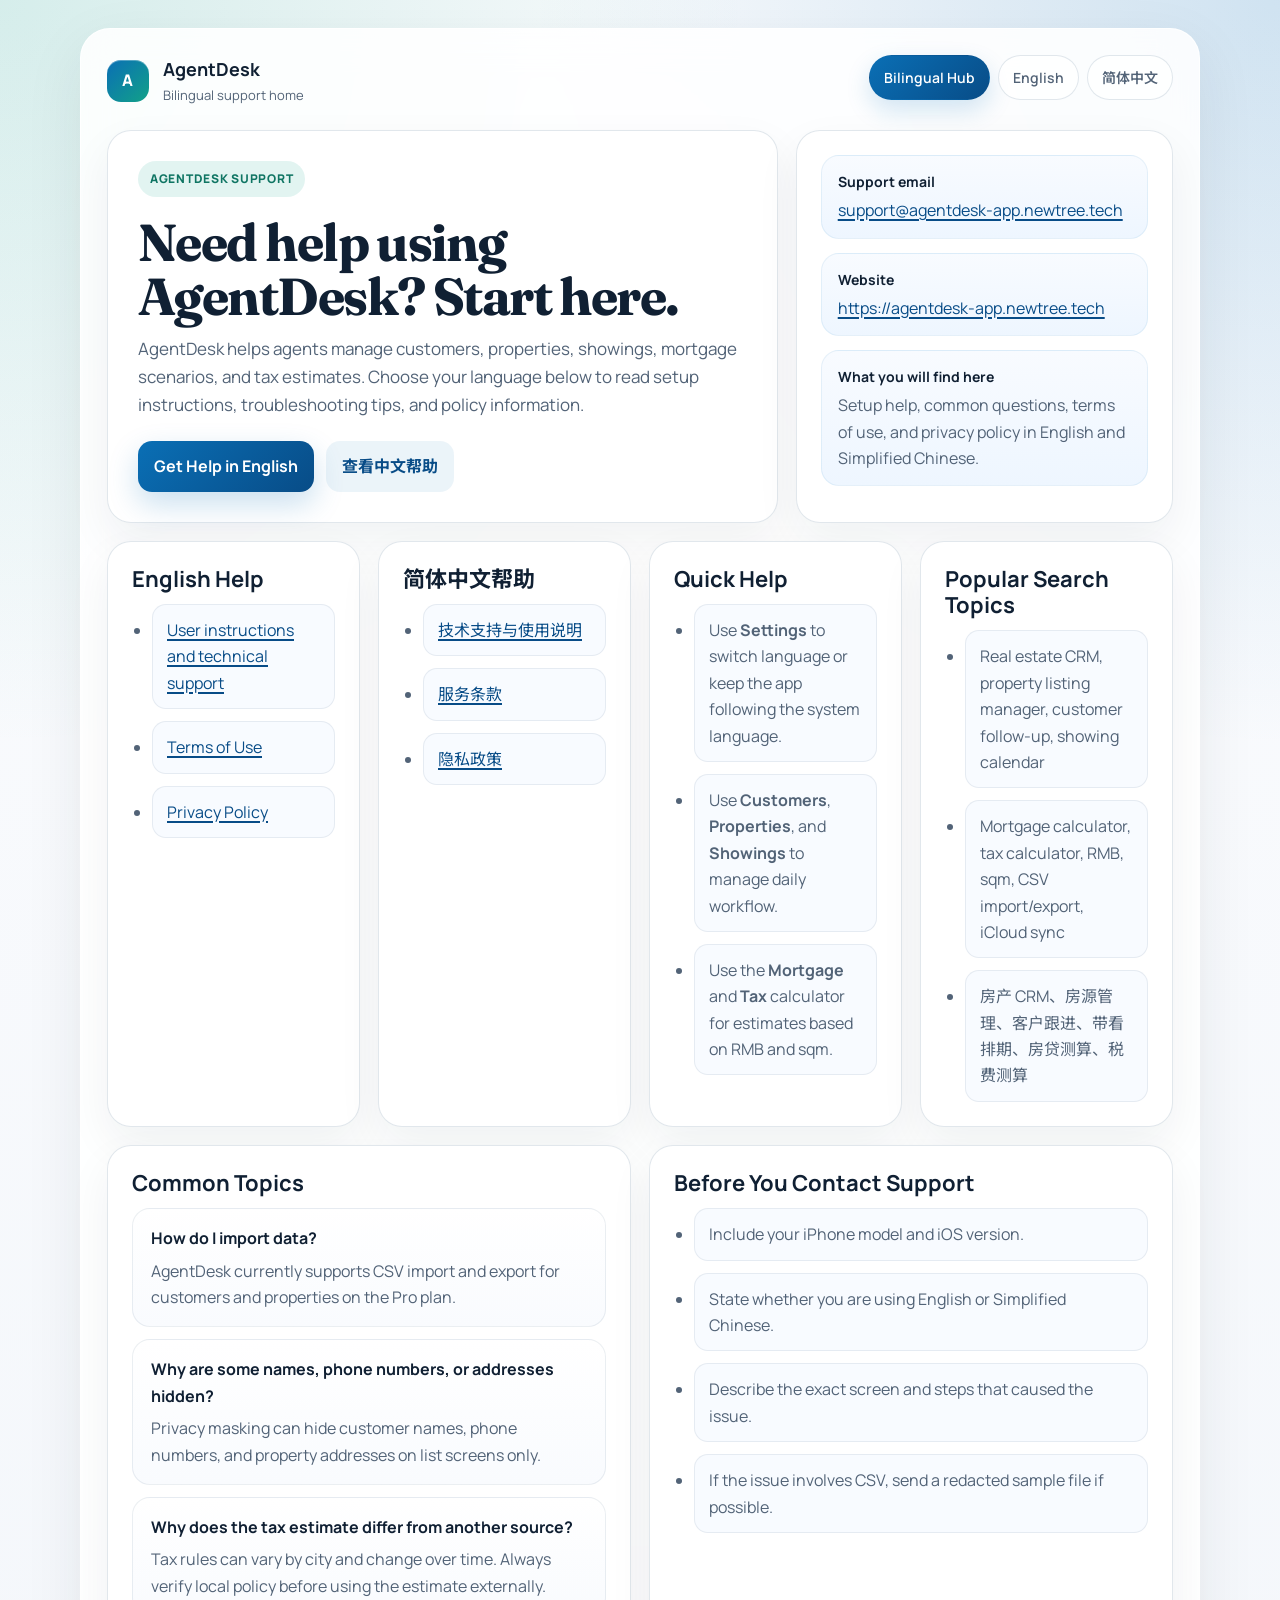
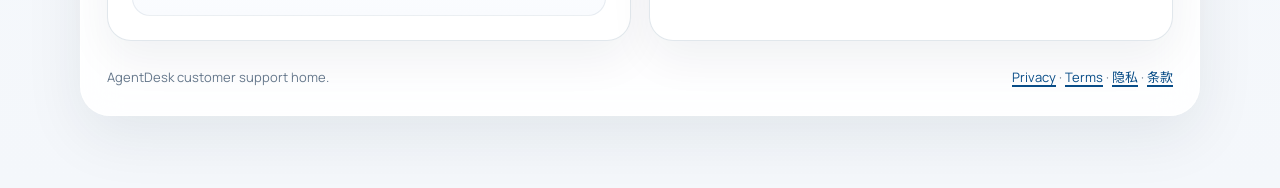
<file: docs/index.html>
<!doctype html>
<html lang="en">
<head>
  <meta charset="utf-8">
  <meta name="viewport" content="width=device-width, initial-scale=1">
  <title>AgentDesk Support Hub | CRM, showings, mortgage, tax</title>
  <meta name="description" content="AgentDesk bilingual support hub for real estate CRM, property management, customer follow-up, showing schedules, mortgage calculator, tax calculator, CSV import, and Pro sync help.">
  <meta name="keywords" content="AgentDesk support, real estate CRM, property management, customer management, showing schedule, mortgage calculator, tax calculator, CSV import export, iCloud sync, WeChat, RMB, sqm, 房产 CRM, 带看, 房贷测算, 税费测算">
  <link rel="stylesheet" href="./assets/styles.css">
</head>
<body>
  <main class="container">
    <div class="shell">
      <header class="site-header">
        <a class="brand" href="./index.html">
          <span class="brand-mark">A</span>
          <span class="brand-copy">
            <strong>AgentDesk</strong>
            <span>Bilingual support home</span>
          </span>
        </a>
        <div class="header-actions">
          <nav class="nav-row" aria-label="Language switch">
            <a class="pill active" href="./index.html">Bilingual Hub</a>
            <a class="pill" href="./en/index.html">English</a>
            <a class="pill" href="./zh/index.html">简体中文</a>
          </nav>
        </div>
      </header>

      <section class="hero">
        <div class="hero-main">
          <span class="kicker">AgentDesk Support</span>
          <h1>Need help using AgentDesk? Start here.</h1>
          <p>AgentDesk helps agents manage customers, properties, showings, mortgage scenarios, and tax estimates. Choose your language below to read setup instructions, troubleshooting tips, and policy information.</p>
          <div class="hero-actions">
            <a class="button-link primary" href="./en/index.html">Get Help in English</a>
            <a class="button-link secondary" href="./zh/index.html">查看中文帮助</a>
          </div>
        </div>
        <aside class="hero-side">
          <div class="meta-block">
            <strong>Support email</strong>
            <p><a href="mailto:support@agentdesk-app.newtree.tech">support@agentdesk-app.newtree.tech</a></p>
          </div>
          <div class="meta-block">
            <strong>Website</strong>
            <p><a href="https://agentdesk-app.newtree.tech">https://agentdesk-app.newtree.tech</a></p>
          </div>
          <div class="meta-block">
            <strong>What you will find here</strong>
            <p>Setup help, common questions, terms of use, and privacy policy in English and Simplified Chinese.</p>
          </div>
        </aside>
      </section>

      <section class="grid">
        <article class="panel">
          <h2>English Help</h2>
          <ul class="link-list">
            <li><a href="./en/index.html">User instructions and technical support</a></li>
            <li><a href="./en/terms.html">Terms of Use</a></li>
            <li><a href="./en/privacy.html">Privacy Policy</a></li>
          </ul>
        </article>
        <article class="panel">
          <h2>简体中文帮助</h2>
          <ul class="link-list">
            <li><a href="./zh/index.html">技术支持与使用说明</a></li>
            <li><a href="./zh/terms.html">服务条款</a></li>
            <li><a href="./zh/privacy.html">隐私政策</a></li>
          </ul>
        </article>
        <article class="panel">
          <h2>Quick Help</h2>
          <ul class="link-list">
            <li>Use <strong>Settings</strong> to switch language or keep the app following the system language.</li>
            <li>Use <strong>Customers</strong>, <strong>Properties</strong>, and <strong>Showings</strong> to manage daily workflow.</li>
            <li>Use the <strong>Mortgage</strong> and <strong>Tax</strong> calculator for estimates based on RMB and sqm.</li>
          </ul>
        </article>
        <article class="panel">
          <h2>Popular Search Topics</h2>
          <ul class="info-list">
            <li>Real estate CRM, property listing manager, customer follow-up, showing calendar</li>
            <li>Mortgage calculator, tax calculator, RMB, sqm, CSV import/export, iCloud sync</li>
            <li>房产 CRM、房源管理、客户跟进、带看排期、房贷测算、税费测算</li>
          </ul>
        </article>
      </section>

      <section class="grid">
        <article class="panel">
          <h2>Common Topics</h2>
          <div class="faq">
            <div class="faq-item">
              <strong>How do I import data?</strong>
              <p>AgentDesk currently supports CSV import and export for customers and properties on the Pro plan.</p>
            </div>
            <div class="faq-item">
              <strong>Why are some names, phone numbers, or addresses hidden?</strong>
              <p>Privacy masking can hide customer names, phone numbers, and property addresses on list screens only.</p>
            </div>
            <div class="faq-item">
              <strong>Why does the tax estimate differ from another source?</strong>
              <p>Tax rules can vary by city and change over time. Always verify local policy before using the estimate externally.</p>
            </div>
          </div>
        </article>
        <article class="panel">
          <h2>Before You Contact Support</h2>
          <ul class="info-list">
            <li>Include your iPhone model and iOS version.</li>
            <li>State whether you are using English or Simplified Chinese.</li>
            <li>Describe the exact screen and steps that caused the issue.</li>
            <li>If the issue involves CSV, send a redacted sample file if possible.</li>
          </ul>
        </article>
      </section>

      <footer class="site-footer">
        <span>AgentDesk customer support home.</span>
        <span><a href="./en/privacy.html">Privacy</a> · <a href="./en/terms.html">Terms</a> · <a href="./zh/privacy.html">隐私</a> · <a href="./zh/terms.html">条款</a></span>
      </footer>
    </div>
  </main>
</body>
</html>
</file>
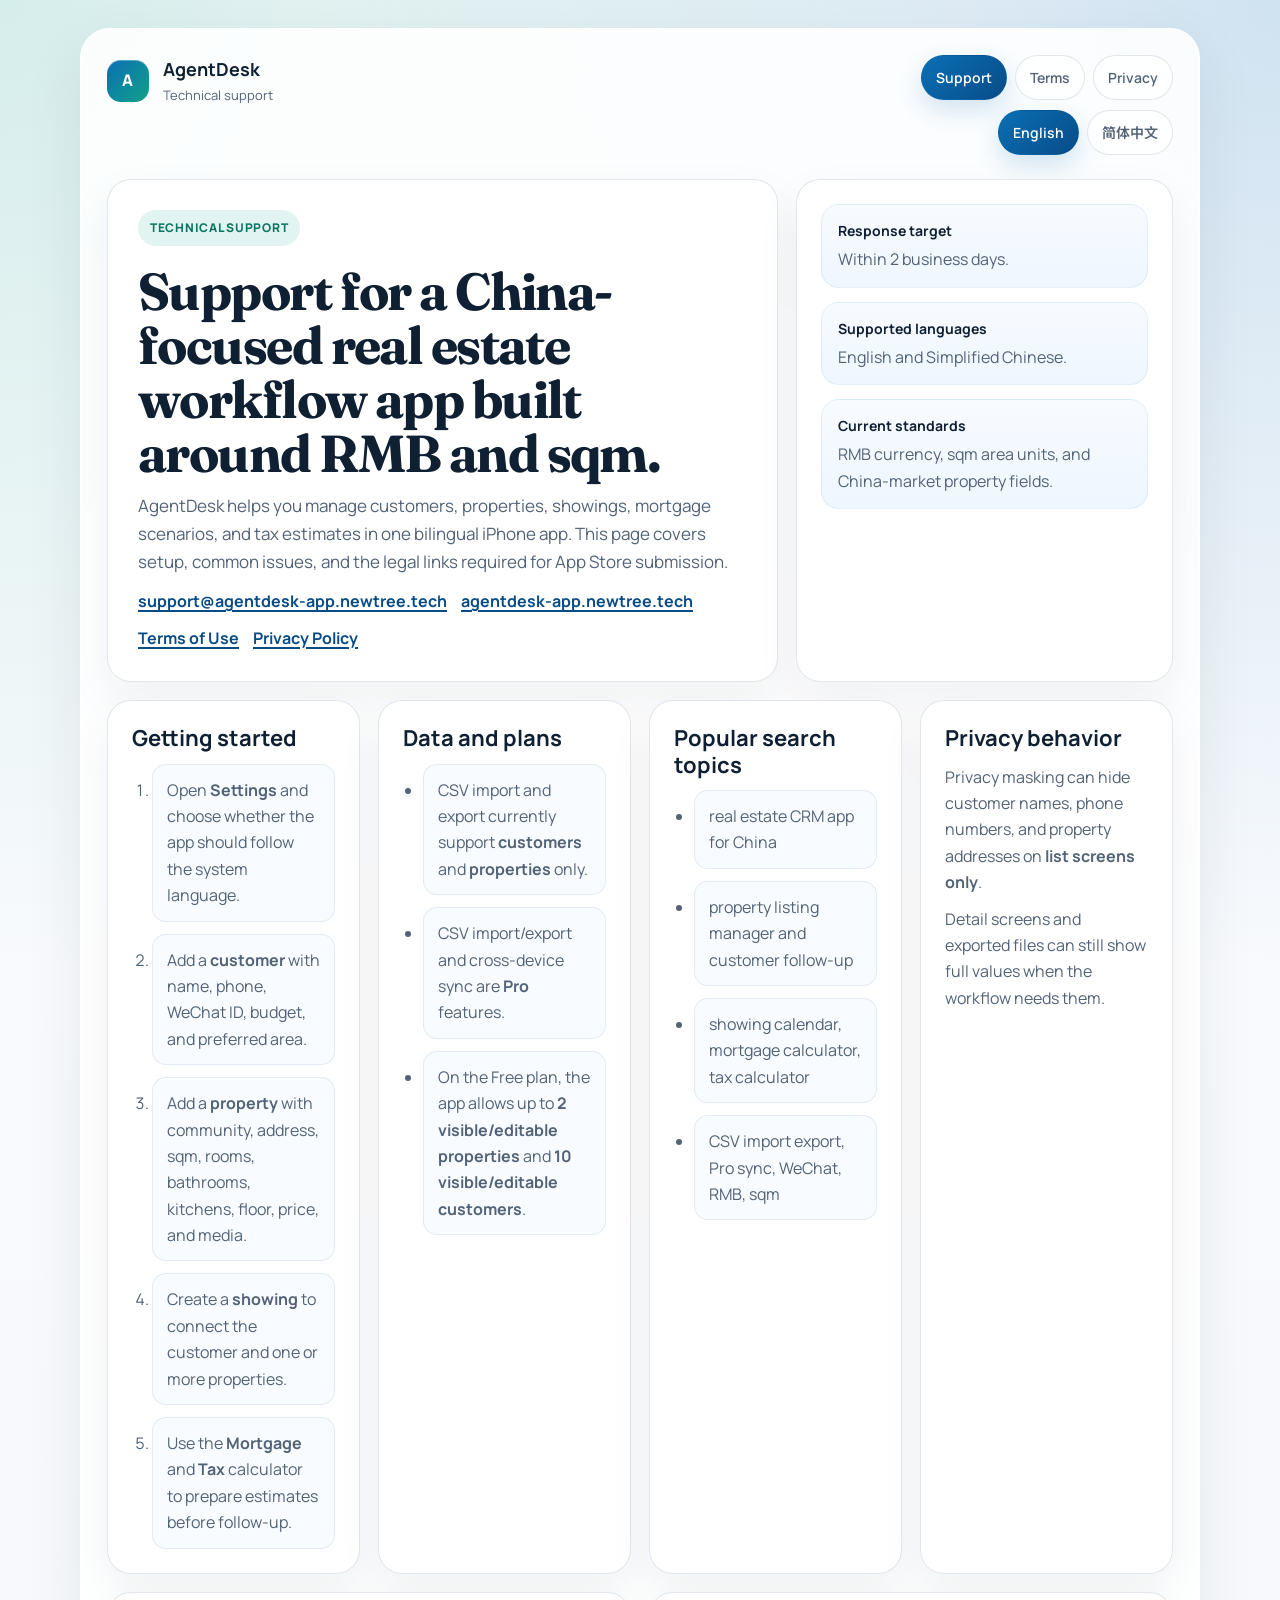
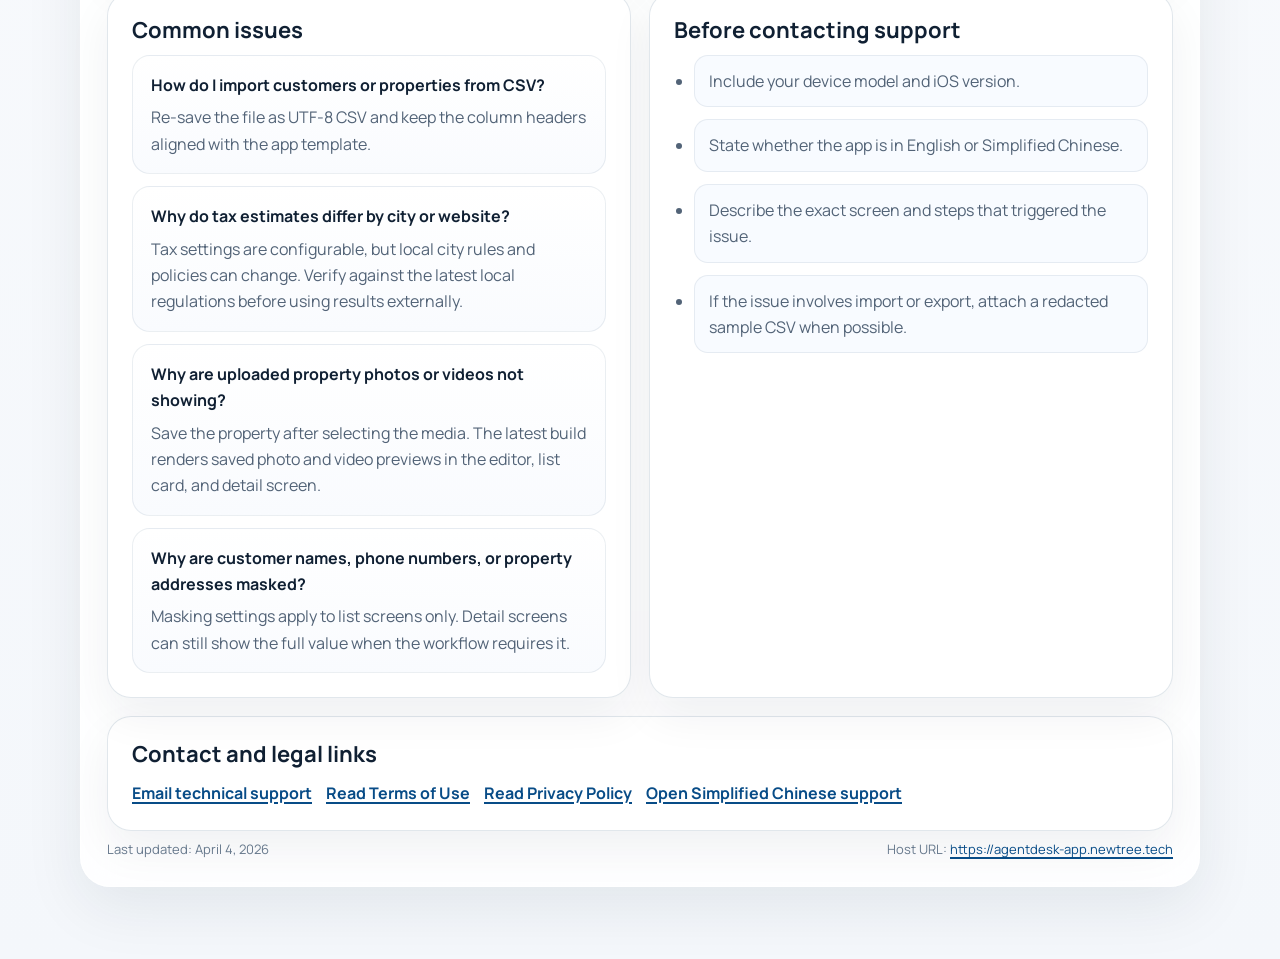
<file: docs/en/index.html>
<!doctype html>
<html lang="en">
<head>
  <meta charset="utf-8">
  <meta name="viewport" content="width=device-width, initial-scale=1">
  <title>AgentDesk Technical Support | real estate CRM, showings, mortgage, tax</title>
  <meta name="description" content="AgentDesk technical support for real estate CRM, property records, customer follow-up, showing schedules, mortgage calculator, tax calculator, CSV import/export, and Pro sync.">
  <meta name="keywords" content="AgentDesk support, real estate CRM, property management app, customer management, showing schedule, showing calendar, mortgage calculator, tax calculator, CSV import export, iCloud sync, WeChat, RMB, sqm">
  <link rel="canonical" href="https://agentdesk-app.newtree.tech/en/index.html">
  <link rel="alternate" hreflang="en" href="https://agentdesk-app.newtree.tech/en/index.html">
  <link rel="alternate" hreflang="zh-Hans" href="https://agentdesk-app.newtree.tech/zh/index.html">
  <link rel="stylesheet" href="../assets/styles.css">
  <script type="application/ld+json">
    {
      "@context": "https://schema.org",
      "@type": "FAQPage",
      "mainEntity": [
        {
          "@type": "Question",
          "name": "How do I import customers or properties from CSV in AgentDesk?",
          "acceptedAnswer": {
            "@type": "Answer",
            "text": "AgentDesk supports CSV import and export for customers and properties on the Pro plan. Save the file as UTF-8 CSV and keep the column headers aligned with the app template."
          }
        },
        {
          "@type": "Question",
          "name": "Why do AgentDesk tax estimates differ by city or website?",
          "acceptedAnswer": {
            "@type": "Answer",
            "text": "Tax settings are configurable, but city rules and property policies can vary and change over time. Verify the result against the latest local regulations before using it externally."
          }
        },
        {
          "@type": "Question",
          "name": "Why are uploaded property photos or videos not showing?",
          "acceptedAnswer": {
            "@type": "Answer",
            "text": "Select the media and save the property. The current app build renders saved photo and video previews in the editor, property card, and detail screen."
          }
        },
        {
          "@type": "Question",
          "name": "Why are customer names, phone numbers, or property addresses masked?",
          "acceptedAnswer": {
            "@type": "Answer",
            "text": "Privacy masking applies to list screens only. Detail screens and exported files can still show full values when the workflow needs them."
          }
        }
      ]
    }
  </script>
</head>
<body>
  <main class="container">
    <div class="shell">
      <header class="site-header">
        <a class="brand" href="./index.html">
          <span class="brand-mark">A</span>
          <span class="brand-copy">
            <strong>AgentDesk</strong>
            <span>Technical support</span>
          </span>
        </a>
        <div class="header-actions">
          <nav class="nav-row" aria-label="Page navigation">
            <a class="pill active" href="./index.html">Support</a>
            <a class="pill" href="./terms.html">Terms</a>
            <a class="pill" href="./privacy.html">Privacy</a>
          </nav>
          <nav class="nav-row" aria-label="Language switch">
            <a class="pill active" href="./index.html">English</a>
            <a class="pill" href="../zh/index.html">简体中文</a>
          </nav>
        </div>
      </header>

      <section class="hero">
        <div class="hero-main">
          <span class="kicker">Technical Support</span>
          <h1>Support for a China-focused real estate workflow app built around RMB and sqm.</h1>
          <p>AgentDesk helps you manage customers, properties, showings, mortgage scenarios, and tax estimates in one bilingual iPhone app. This page covers setup, common issues, and the legal links required for App Store submission.</p>
          <div class="hero-links">
            <a href="mailto:support@agentdesk-app.newtree.tech">support@agentdesk-app.newtree.tech</a>
            <a href="https://agentdesk-app.newtree.tech">agentdesk-app.newtree.tech</a>
            <a href="./terms.html">Terms of Use</a>
            <a href="./privacy.html">Privacy Policy</a>
          </div>
        </div>
        <aside class="hero-side">
          <div class="meta-block">
            <strong>Response target</strong>
            <p>Within 2 business days.</p>
          </div>
          <div class="meta-block">
            <strong>Supported languages</strong>
            <p>English and Simplified Chinese.</p>
          </div>
          <div class="meta-block">
            <strong>Current standards</strong>
            <p>RMB currency, sqm area units, and China-market property fields.</p>
          </div>
        </aside>
      </section>

      <section class="grid">
        <article class="panel">
          <h2>Getting started</h2>
          <ol class="step-list">
            <li>Open <strong>Settings</strong> and choose whether the app should follow the system language.</li>
            <li>Add a <strong>customer</strong> with name, phone, WeChat ID, budget, and preferred area.</li>
            <li>Add a <strong>property</strong> with community, address, sqm, rooms, bathrooms, kitchens, floor, price, and media.</li>
            <li>Create a <strong>showing</strong> to connect the customer and one or more properties.</li>
            <li>Use the <strong>Mortgage</strong> and <strong>Tax</strong> calculator to prepare estimates before follow-up.</li>
          </ol>
        </article>
        <article class="panel">
          <h2>Data and plans</h2>
          <ul class="info-list">
            <li>CSV import and export currently support <strong>customers</strong> and <strong>properties</strong> only.</li>
            <li>CSV import/export and cross-device sync are <strong>Pro</strong> features.</li>
            <li>On the Free plan, the app allows up to <strong>2 visible/editable properties</strong> and <strong>10 visible/editable customers</strong>.</li>
          </ul>
        </article>
        <article class="panel">
          <h2>Popular search topics</h2>
          <ul class="info-list">
            <li>real estate CRM app for China</li>
            <li>property listing manager and customer follow-up</li>
            <li>showing calendar, mortgage calculator, tax calculator</li>
            <li>CSV import export, Pro sync, WeChat, RMB, sqm</li>
          </ul>
        </article>
        <article class="panel">
          <h2>Privacy behavior</h2>
          <div class="checklist">
            <p>Privacy masking can hide customer names, phone numbers, and property addresses on <strong>list screens only</strong>.</p>
            <p>Detail screens and exported files can still show full values when the workflow needs them.</p>
          </div>
        </article>
      </section>

      <section class="grid">
        <article class="panel">
          <h2>Common issues</h2>
          <div class="faq">
            <div class="faq-item">
              <strong>How do I import customers or properties from CSV?</strong>
              <p>Re-save the file as UTF-8 CSV and keep the column headers aligned with the app template.</p>
            </div>
            <div class="faq-item">
              <strong>Why do tax estimates differ by city or website?</strong>
              <p>Tax settings are configurable, but local city rules and policies can change. Verify against the latest local regulations before using results externally.</p>
            </div>
            <div class="faq-item">
              <strong>Why are uploaded property photos or videos not showing?</strong>
              <p>Save the property after selecting the media. The latest build renders saved photo and video previews in the editor, list card, and detail screen.</p>
            </div>
            <div class="faq-item">
              <strong>Why are customer names, phone numbers, or property addresses masked?</strong>
              <p>Masking settings apply to list screens only. Detail screens can still show the full value when the workflow requires it.</p>
            </div>
          </div>
        </article>
        <article class="panel">
          <h2>Before contacting support</h2>
          <ul class="info-list">
            <li>Include your device model and iOS version.</li>
            <li>State whether the app is in English or Simplified Chinese.</li>
            <li>Describe the exact screen and steps that triggered the issue.</li>
            <li>If the issue involves import or export, attach a redacted sample CSV when possible.</li>
          </ul>
        </article>
      </section>

      <section class="panel">
        <h2>Contact and legal links</h2>
        <div class="inline-links">
          <a href="mailto:support@agentdesk-app.newtree.tech">Email technical support</a>
          <a href="./terms.html">Read Terms of Use</a>
          <a href="./privacy.html">Read Privacy Policy</a>
          <a href="../zh/index.html">Open Simplified Chinese support</a>
        </div>
      </section>

      <footer class="site-footer">
        <span>Last updated: April 4, 2026</span>
        <span>Host URL: <a href="https://agentdesk-app.newtree.tech">https://agentdesk-app.newtree.tech</a></span>
      </footer>
    </div>
  </main>
</body>
</html>
</file>
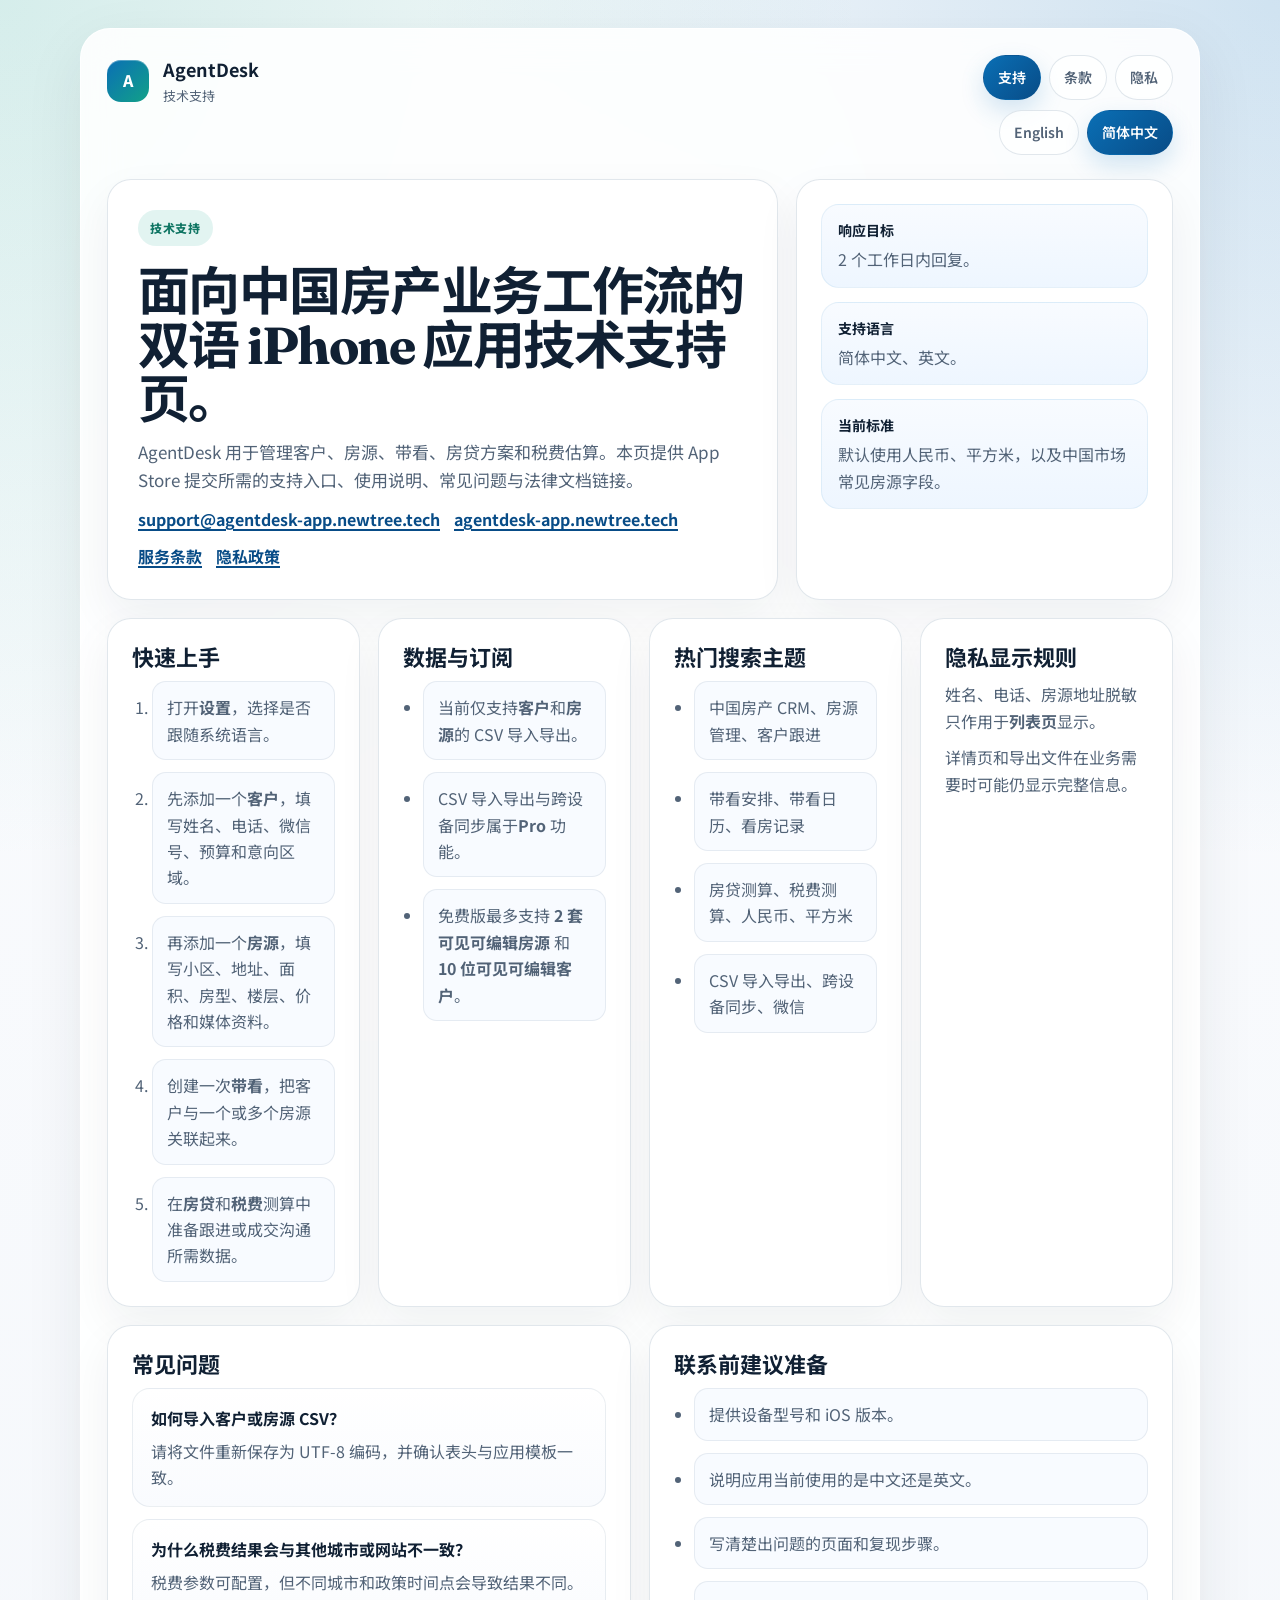
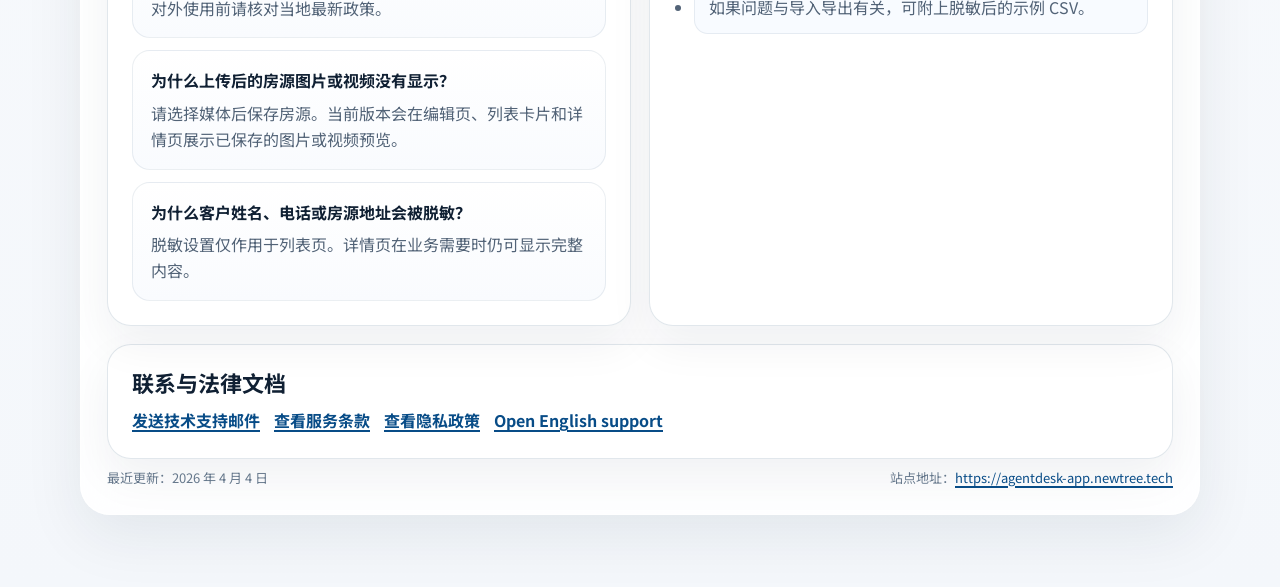
<file: docs/zh/index.html>
<!doctype html>
<html lang="zh-CN">
<head>
  <meta charset="utf-8">
  <meta name="viewport" content="width=device-width, initial-scale=1">
  <title>AgentDesk 技术支持 | 房产 CRM、带看、房贷、税费</title>
  <meta name="description" content="AgentDesk 技术支持页，覆盖房产 CRM、房源管理、客户跟进、带看安排、房贷测算、税费测算、CSV 导入导出与 Pro 同步说明。">
  <meta name="keywords" content="AgentDesk 技术支持,房产 CRM,房源管理,客户管理,客户跟进,带看安排,带看日历,房贷测算,税费测算,CSV 导入导出,跨设备同步,微信,人民币,平方米">
  <link rel="canonical" href="https://agentdesk-app.newtree.tech/zh/index.html">
  <link rel="alternate" hreflang="en" href="https://agentdesk-app.newtree.tech/en/index.html">
  <link rel="alternate" hreflang="zh-Hans" href="https://agentdesk-app.newtree.tech/zh/index.html">
  <link rel="stylesheet" href="../assets/styles.css">
  <script type="application/ld+json">
    {
      "@context": "https://schema.org",
      "@type": "FAQPage",
      "mainEntity": [
        {
          "@type": "Question",
          "name": "如何在 AgentDesk 中导入客户或房源 CSV？",
          "acceptedAnswer": {
            "@type": "Answer",
            "text": "AgentDesk 当前支持 Pro 版客户和房源 CSV 导入导出。请使用 UTF-8 编码 CSV，并保持表头与应用模板一致。"
          }
        },
        {
          "@type": "Question",
          "name": "为什么 AgentDesk 的税费结果会因城市或网站不同而不同？",
          "acceptedAnswer": {
            "@type": "Answer",
            "text": "税费参数可配置，但不同城市和政策变化会影响结果。对外使用前请核对当地最新规则。"
          }
        },
        {
          "@type": "Question",
          "name": "为什么上传的房源图片或视频没有显示？",
          "acceptedAnswer": {
            "@type": "Answer",
            "text": "选择媒体后需要保存房源。当前版本会在编辑页、房源卡片和详情页展示已保存的图片与视频预览。"
          }
        },
        {
          "@type": "Question",
          "name": "为什么客户姓名、电话或房源地址会被脱敏？",
          "acceptedAnswer": {
            "@type": "Answer",
            "text": "脱敏设置只作用于列表页显示。详情页和导出文件在业务需要时仍可能展示完整信息。"
          }
        }
      ]
    }
  </script>
</head>
<body class="lang-zh">
  <main class="container">
    <div class="shell">
      <header class="site-header">
        <a class="brand" href="./index.html">
          <span class="brand-mark">A</span>
          <span class="brand-copy">
            <strong>AgentDesk</strong>
            <span>技术支持</span>
          </span>
        </a>
        <div class="header-actions">
          <nav class="nav-row" aria-label="Page navigation">
            <a class="pill active" href="./index.html">支持</a>
            <a class="pill" href="./terms.html">条款</a>
            <a class="pill" href="./privacy.html">隐私</a>
          </nav>
          <nav class="nav-row" aria-label="Language switch">
            <a class="pill" href="../en/index.html">English</a>
            <a class="pill active" href="./index.html">简体中文</a>
          </nav>
        </div>
      </header>

      <section class="hero">
        <div class="hero-main">
          <span class="kicker">技术支持</span>
          <h1>面向中国房产业务工作流的双语 iPhone 应用技术支持页。</h1>
          <p>AgentDesk 用于管理客户、房源、带看、房贷方案和税费估算。本页提供 App Store 提交所需的支持入口、使用说明、常见问题与法律文档链接。</p>
          <div class="hero-links">
            <a href="mailto:support@agentdesk-app.newtree.tech">support@agentdesk-app.newtree.tech</a>
            <a href="https://agentdesk-app.newtree.tech">agentdesk-app.newtree.tech</a>
            <a href="./terms.html">服务条款</a>
            <a href="./privacy.html">隐私政策</a>
          </div>
        </div>
        <aside class="hero-side">
          <div class="meta-block">
            <strong>响应目标</strong>
            <p>2 个工作日内回复。</p>
          </div>
          <div class="meta-block">
            <strong>支持语言</strong>
            <p>简体中文、英文。</p>
          </div>
          <div class="meta-block">
            <strong>当前标准</strong>
            <p>默认使用人民币、平方米，以及中国市场常见房源字段。</p>
          </div>
        </aside>
      </section>

      <section class="grid">
        <article class="panel">
          <h2>快速上手</h2>
          <ol class="step-list">
            <li>打开<strong>设置</strong>，选择是否跟随系统语言。</li>
            <li>先添加一个<strong>客户</strong>，填写姓名、电话、微信号、预算和意向区域。</li>
            <li>再添加一个<strong>房源</strong>，填写小区、地址、面积、房型、楼层、价格和媒体资料。</li>
            <li>创建一次<strong>带看</strong>，把客户与一个或多个房源关联起来。</li>
            <li>在<strong>房贷</strong>和<strong>税费</strong>测算中准备跟进或成交沟通所需数据。</li>
          </ol>
        </article>
        <article class="panel">
          <h2>数据与订阅</h2>
          <ul class="info-list">
            <li>当前仅支持<strong>客户</strong>和<strong>房源</strong>的 CSV 导入导出。</li>
            <li>CSV 导入导出与跨设备同步属于<strong>Pro</strong> 功能。</li>
            <li>免费版最多支持 <strong>2 套可见可编辑房源</strong> 和 <strong>10 位可见可编辑客户</strong>。</li>
          </ul>
        </article>
        <article class="panel">
          <h2>热门搜索主题</h2>
          <ul class="info-list">
            <li>中国房产 CRM、房源管理、客户跟进</li>
            <li>带看安排、带看日历、看房记录</li>
            <li>房贷测算、税费测算、人民币、平方米</li>
            <li>CSV 导入导出、跨设备同步、微信</li>
          </ul>
        </article>
        <article class="panel">
          <h2>隐私显示规则</h2>
          <div class="checklist">
            <p>姓名、电话、房源地址脱敏只作用于<strong>列表页</strong>显示。</p>
            <p>详情页和导出文件在业务需要时可能仍显示完整信息。</p>
          </div>
        </article>
      </section>

      <section class="grid">
        <article class="panel">
          <h2>常见问题</h2>
          <div class="faq">
            <div class="faq-item">
              <strong>如何导入客户或房源 CSV？</strong>
              <p>请将文件重新保存为 UTF-8 编码，并确认表头与应用模板一致。</p>
            </div>
            <div class="faq-item">
              <strong>为什么税费结果会与其他城市或网站不一致？</strong>
              <p>税费参数可配置，但不同城市和政策时间点会导致结果不同。对外使用前请核对当地最新政策。</p>
            </div>
            <div class="faq-item">
              <strong>为什么上传后的房源图片或视频没有显示？</strong>
              <p>请选择媒体后保存房源。当前版本会在编辑页、列表卡片和详情页展示已保存的图片或视频预览。</p>
            </div>
            <div class="faq-item">
              <strong>为什么客户姓名、电话或房源地址会被脱敏？</strong>
              <p>脱敏设置仅作用于列表页。详情页在业务需要时仍可显示完整内容。</p>
            </div>
          </div>
        </article>
        <article class="panel">
          <h2>联系前建议准备</h2>
          <ul class="info-list">
            <li>提供设备型号和 iOS 版本。</li>
            <li>说明应用当前使用的是中文还是英文。</li>
            <li>写清楚出问题的页面和复现步骤。</li>
            <li>如果问题与导入导出有关，可附上脱敏后的示例 CSV。</li>
          </ul>
        </article>
      </section>

      <section class="panel">
        <h2>联系与法律文档</h2>
        <div class="inline-links">
          <a href="mailto:support@agentdesk-app.newtree.tech">发送技术支持邮件</a>
          <a href="./terms.html">查看服务条款</a>
          <a href="./privacy.html">查看隐私政策</a>
          <a href="../en/index.html">Open English support</a>
        </div>
      </section>

      <footer class="site-footer">
        <span>最近更新：2026 年 4 月 4 日</span>
        <span>站点地址：<a href="https://agentdesk-app.newtree.tech">https://agentdesk-app.newtree.tech</a></span>
      </footer>
    </div>
  </main>
</body>
</html>
</file>
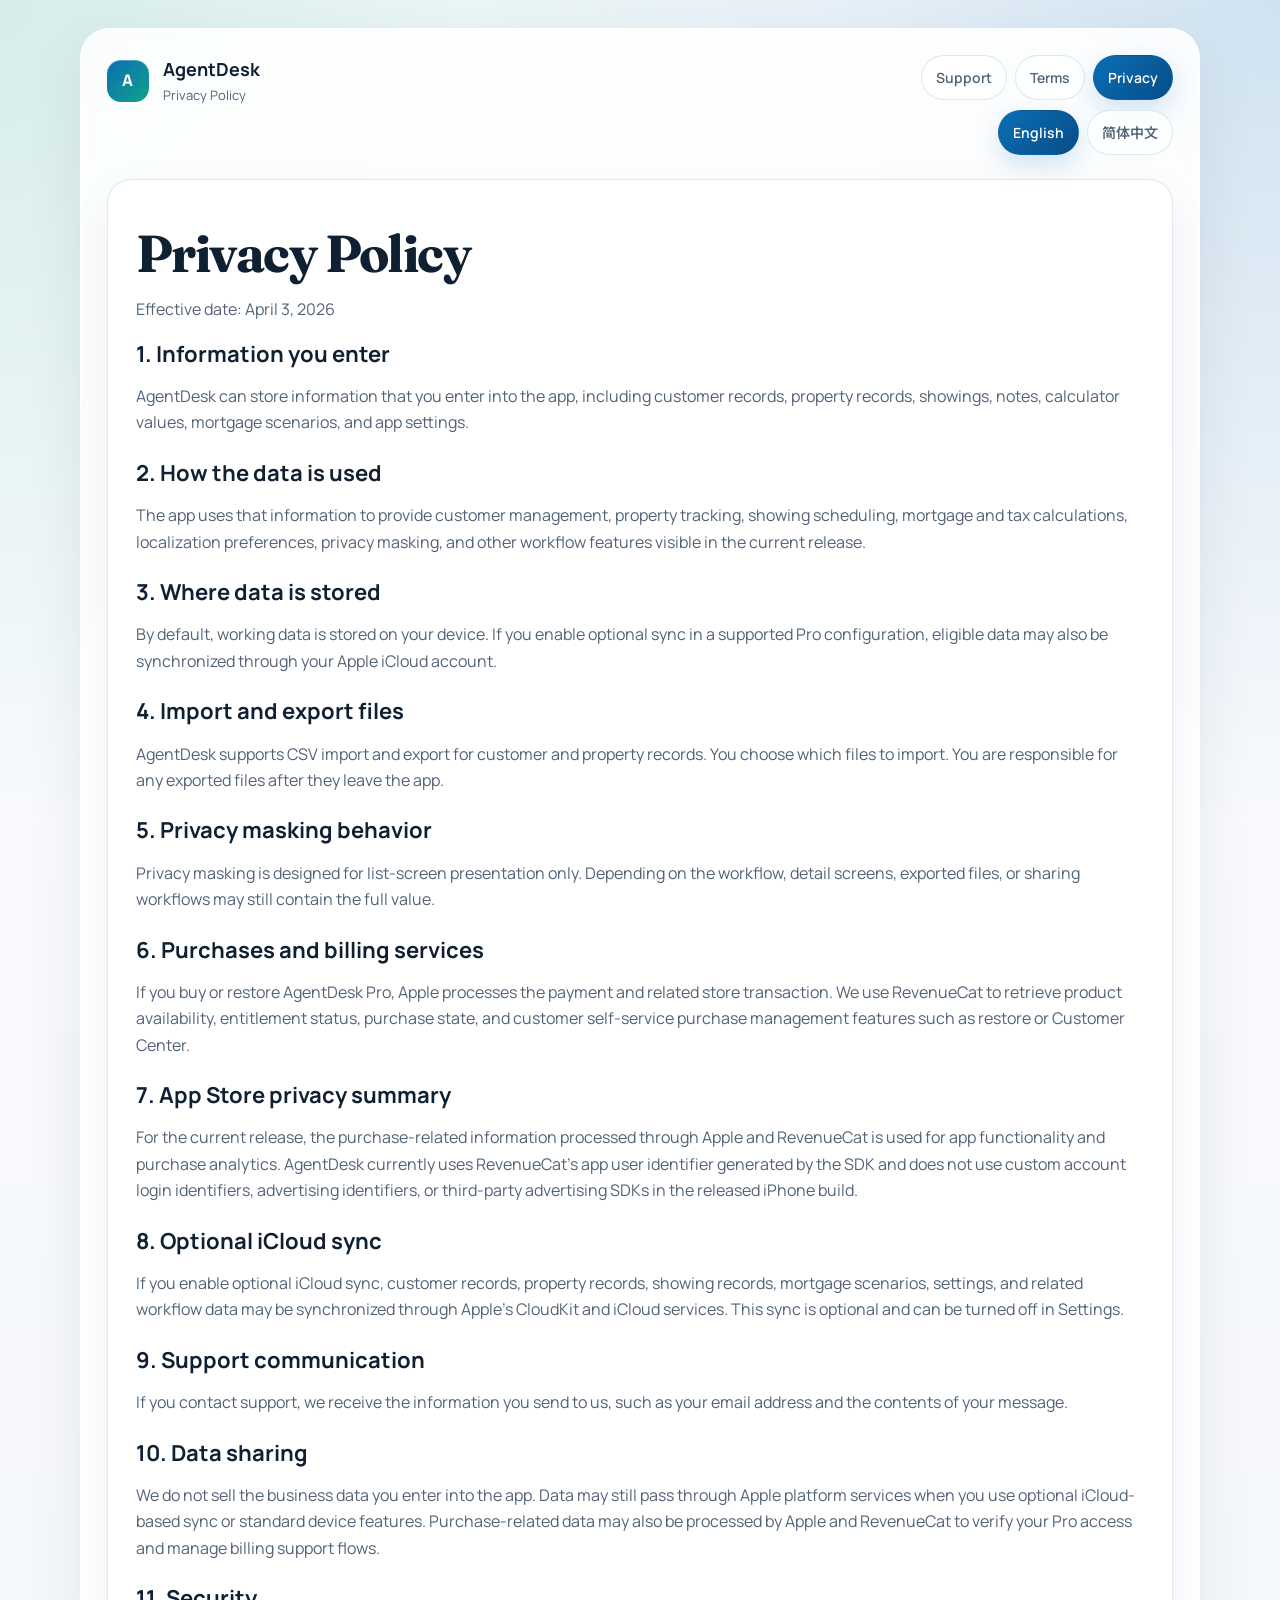
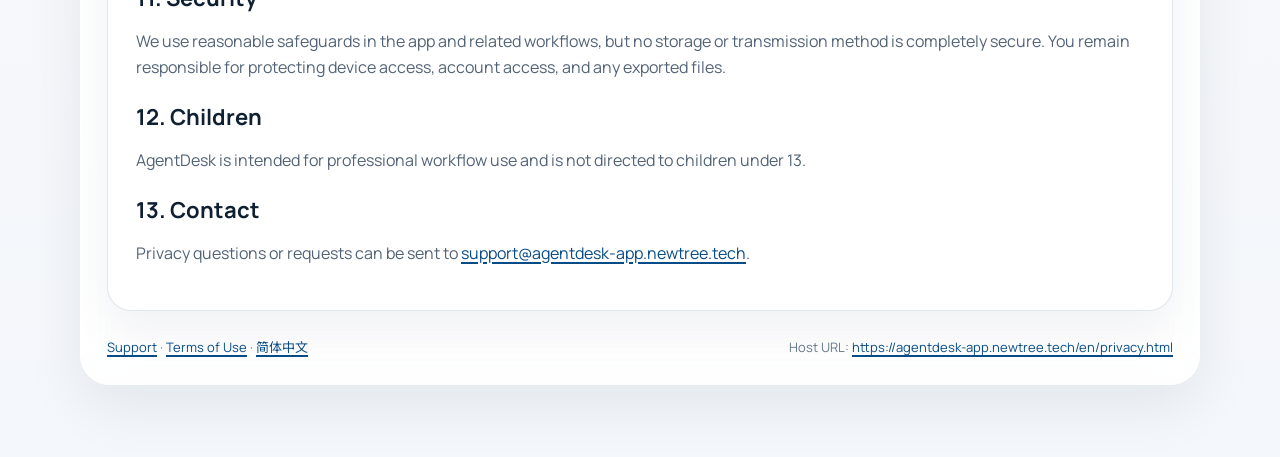
<file: docs/en/privacy.html>
<!doctype html>
<html lang="en">
<head>
  <meta charset="utf-8">
  <meta name="viewport" content="width=device-width, initial-scale=1">
  <title>AgentDesk Privacy Policy</title>
  <meta name="description" content="Privacy Policy for the AgentDesk mobile application.">
  <link rel="alternate" hreflang="en" href="https://agentdesk-app.newtree.tech/en/privacy.html">
  <link rel="alternate" hreflang="zh-Hans" href="https://agentdesk-app.newtree.tech/zh/privacy.html">
  <link rel="stylesheet" href="../assets/styles.css">
</head>
<body>
  <main class="container">
    <div class="shell">
      <header class="site-header">
        <a class="brand" href="./index.html">
          <span class="brand-mark">A</span>
          <span class="brand-copy">
            <strong>AgentDesk</strong>
            <span>Privacy Policy</span>
          </span>
        </a>
        <div class="header-actions">
          <nav class="nav-row" aria-label="Page navigation">
            <a class="pill" href="./index.html">Support</a>
            <a class="pill" href="./terms.html">Terms</a>
            <a class="pill active" href="./privacy.html">Privacy</a>
          </nav>
          <nav class="nav-row" aria-label="Language switch">
            <a class="pill active" href="./privacy.html">English</a>
            <a class="pill" href="../zh/privacy.html">简体中文</a>
          </nav>
        </div>
      </header>

      <article class="article">
        <h1>Privacy Policy</h1>
        <p>Effective date: April 3, 2026</p>

        <h2>1. Information you enter</h2>
        <p>AgentDesk can store information that you enter into the app, including customer records, property records, showings, notes, calculator values, mortgage scenarios, and app settings.</p>

        <h2>2. How the data is used</h2>
        <p>The app uses that information to provide customer management, property tracking, showing scheduling, mortgage and tax calculations, localization preferences, privacy masking, and other workflow features visible in the current release.</p>

        <h2>3. Where data is stored</h2>
        <p>By default, working data is stored on your device. If you enable optional sync in a supported Pro configuration, eligible data may also be synchronized through your Apple iCloud account.</p>

        <h2>4. Import and export files</h2>
        <p>AgentDesk supports CSV import and export for customer and property records. You choose which files to import. You are responsible for any exported files after they leave the app.</p>

        <h2>5. Privacy masking behavior</h2>
        <p>Privacy masking is designed for list-screen presentation only. Depending on the workflow, detail screens, exported files, or sharing workflows may still contain the full value.</p>

        <h2>6. Purchases and billing services</h2>
        <p>If you buy or restore AgentDesk Pro, Apple processes the payment and related store transaction. We use RevenueCat to retrieve product availability, entitlement status, purchase state, and customer self-service purchase management features such as restore or Customer Center.</p>

        <h2>7. App Store privacy summary</h2>
        <p>For the current release, the purchase-related information processed through Apple and RevenueCat is used for app functionality and purchase analytics. AgentDesk currently uses RevenueCat's app user identifier generated by the SDK and does not use custom account login identifiers, advertising identifiers, or third-party advertising SDKs in the released iPhone build.</p>

        <h2>8. Optional iCloud sync</h2>
        <p>If you enable optional iCloud sync, customer records, property records, showing records, mortgage scenarios, settings, and related workflow data may be synchronized through Apple's CloudKit and iCloud services. This sync is optional and can be turned off in Settings.</p>

        <h2>9. Support communication</h2>
        <p>If you contact support, we receive the information you send to us, such as your email address and the contents of your message.</p>

        <h2>10. Data sharing</h2>
        <p>We do not sell the business data you enter into the app. Data may still pass through Apple platform services when you use optional iCloud-based sync or standard device features. Purchase-related data may also be processed by Apple and RevenueCat to verify your Pro access and manage billing support flows.</p>

        <h2>11. Security</h2>
        <p>We use reasonable safeguards in the app and related workflows, but no storage or transmission method is completely secure. You remain responsible for protecting device access, account access, and any exported files.</p>

        <h2>12. Children</h2>
        <p>AgentDesk is intended for professional workflow use and is not directed to children under 13.</p>

        <h2>13. Contact</h2>
        <p>Privacy questions or requests can be sent to <a href="mailto:support@agentdesk-app.newtree.tech">support@agentdesk-app.newtree.tech</a>.</p>
      </article>

      <footer class="site-footer">
        <span><a href="./index.html">Support</a> · <a href="./terms.html">Terms of Use</a> · <a href="../zh/privacy.html">简体中文</a></span>
        <span>Host URL: <a href="https://agentdesk-app.newtree.tech/en/privacy.html">https://agentdesk-app.newtree.tech/en/privacy.html</a></span>
      </footer>
    </div>
  </main>
</body>
</html>
</file>
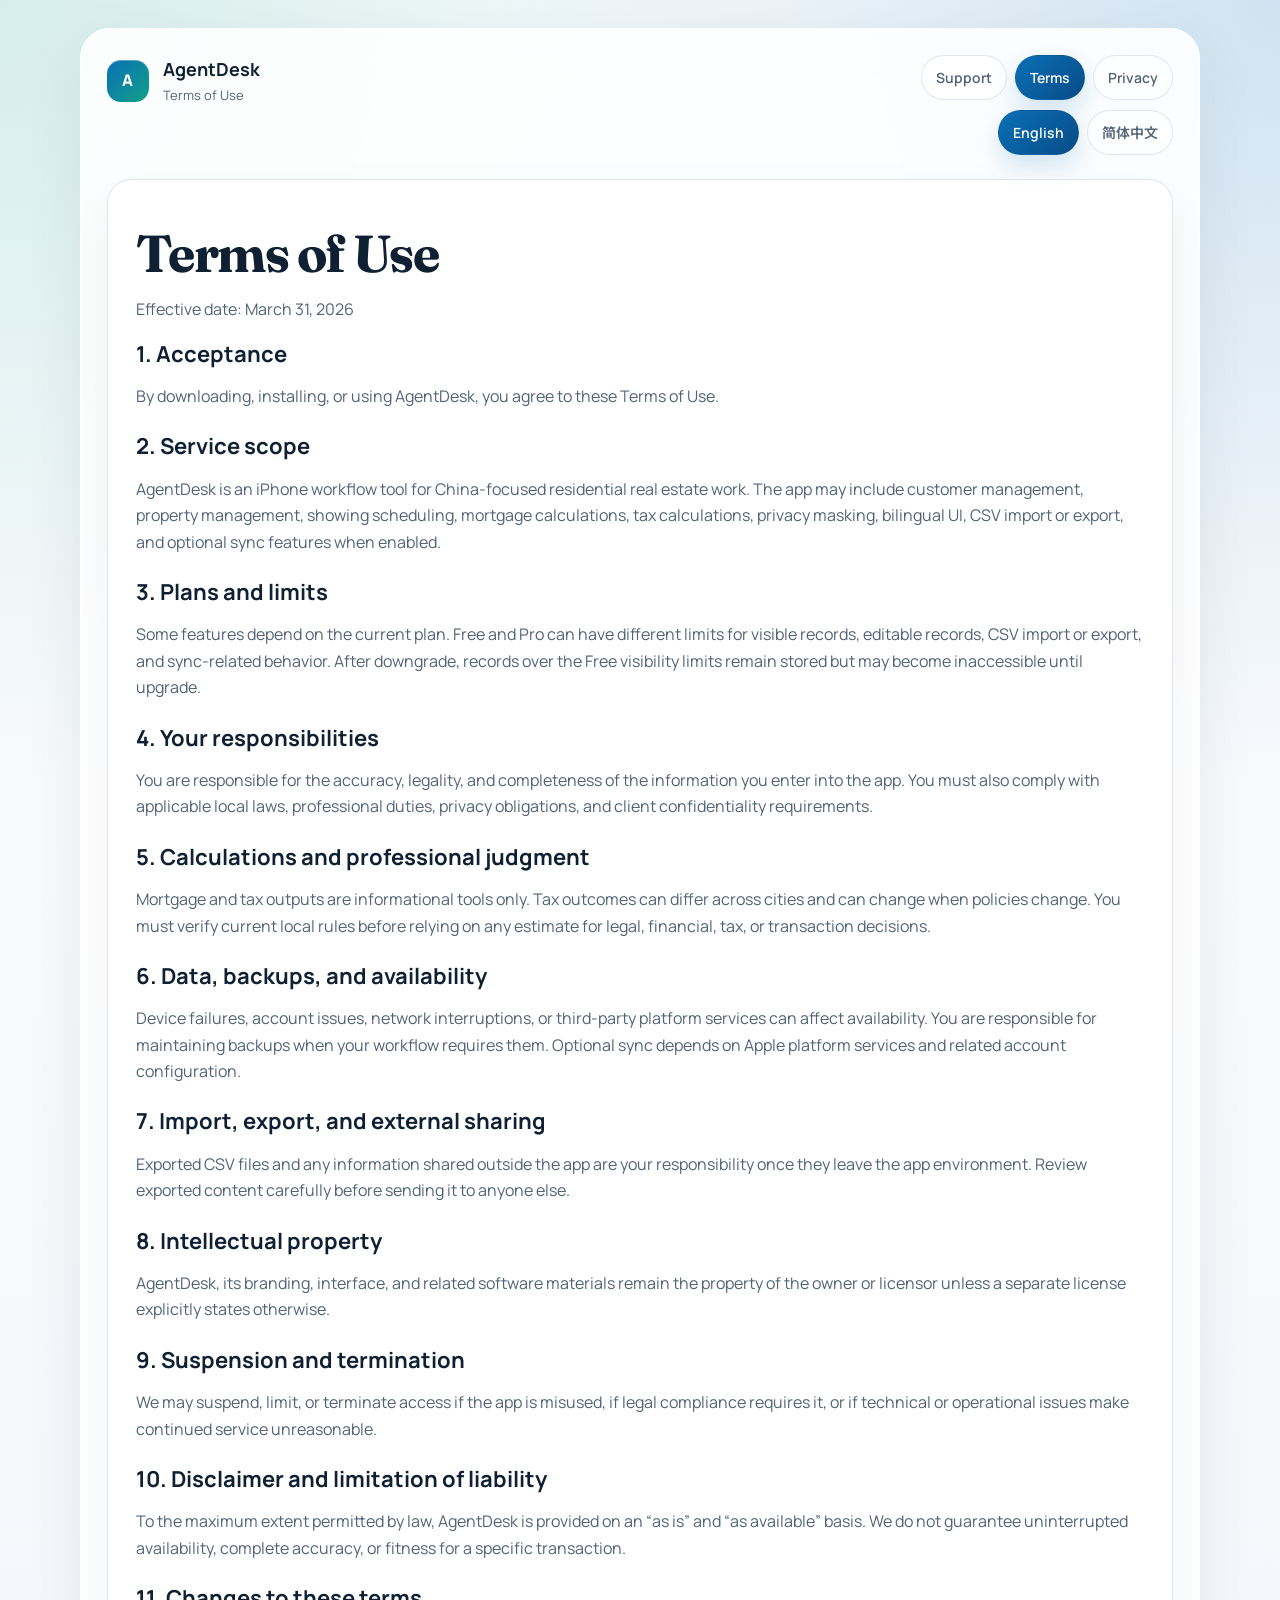
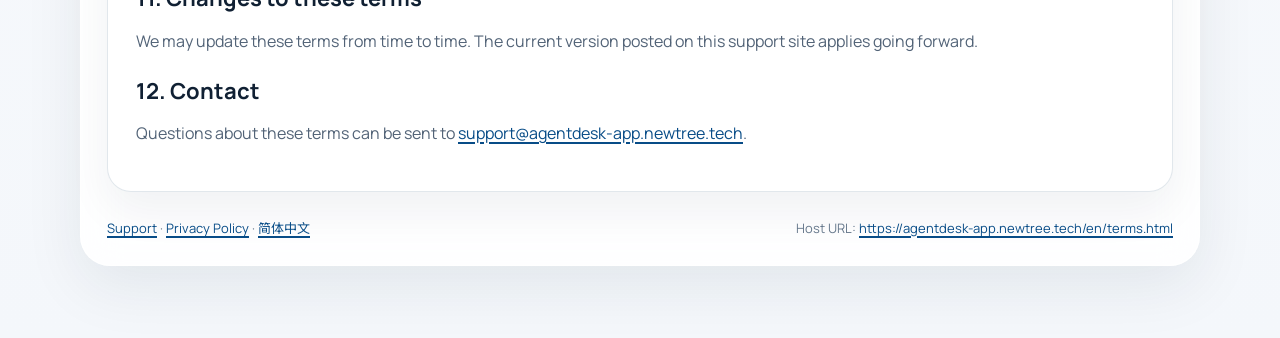
<file: docs/en/terms.html>
<!doctype html>
<html lang="en">
<head>
  <meta charset="utf-8">
  <meta name="viewport" content="width=device-width, initial-scale=1">
  <title>AgentDesk Terms of Use</title>
  <meta name="description" content="Terms of Use for the AgentDesk mobile application.">
  <link rel="alternate" hreflang="en" href="https://agentdesk-app.newtree.tech/en/terms.html">
  <link rel="alternate" hreflang="zh-Hans" href="https://agentdesk-app.newtree.tech/zh/terms.html">
  <link rel="stylesheet" href="../assets/styles.css">
</head>
<body>
  <main class="container">
    <div class="shell">
      <header class="site-header">
        <a class="brand" href="./index.html">
          <span class="brand-mark">A</span>
          <span class="brand-copy">
            <strong>AgentDesk</strong>
            <span>Terms of Use</span>
          </span>
        </a>
        <div class="header-actions">
          <nav class="nav-row" aria-label="Page navigation">
            <a class="pill" href="./index.html">Support</a>
            <a class="pill active" href="./terms.html">Terms</a>
            <a class="pill" href="./privacy.html">Privacy</a>
          </nav>
          <nav class="nav-row" aria-label="Language switch">
            <a class="pill active" href="./terms.html">English</a>
            <a class="pill" href="../zh/terms.html">简体中文</a>
          </nav>
        </div>
      </header>

      <article class="article">
        <h1>Terms of Use</h1>
        <p>Effective date: March 31, 2026</p>

        <h2>1. Acceptance</h2>
        <p>By downloading, installing, or using AgentDesk, you agree to these Terms of Use.</p>

        <h2>2. Service scope</h2>
        <p>AgentDesk is an iPhone workflow tool for China-focused residential real estate work. The app may include customer management, property management, showing scheduling, mortgage calculations, tax calculations, privacy masking, bilingual UI, CSV import or export, and optional sync features when enabled.</p>

        <h2>3. Plans and limits</h2>
        <p>Some features depend on the current plan. Free and Pro can have different limits for visible records, editable records, CSV import or export, and sync-related behavior. After downgrade, records over the Free visibility limits remain stored but may become inaccessible until upgrade.</p>

        <h2>4. Your responsibilities</h2>
        <p>You are responsible for the accuracy, legality, and completeness of the information you enter into the app. You must also comply with applicable local laws, professional duties, privacy obligations, and client confidentiality requirements.</p>

        <h2>5. Calculations and professional judgment</h2>
        <p>Mortgage and tax outputs are informational tools only. Tax outcomes can differ across cities and can change when policies change. You must verify current local rules before relying on any estimate for legal, financial, tax, or transaction decisions.</p>

        <h2>6. Data, backups, and availability</h2>
        <p>Device failures, account issues, network interruptions, or third-party platform services can affect availability. You are responsible for maintaining backups when your workflow requires them. Optional sync depends on Apple platform services and related account configuration.</p>

        <h2>7. Import, export, and external sharing</h2>
        <p>Exported CSV files and any information shared outside the app are your responsibility once they leave the app environment. Review exported content carefully before sending it to anyone else.</p>

        <h2>8. Intellectual property</h2>
        <p>AgentDesk, its branding, interface, and related software materials remain the property of the owner or licensor unless a separate license explicitly states otherwise.</p>

        <h2>9. Suspension and termination</h2>
        <p>We may suspend, limit, or terminate access if the app is misused, if legal compliance requires it, or if technical or operational issues make continued service unreasonable.</p>

        <h2>10. Disclaimer and limitation of liability</h2>
        <p>To the maximum extent permitted by law, AgentDesk is provided on an “as is” and “as available” basis. We do not guarantee uninterrupted availability, complete accuracy, or fitness for a specific transaction.</p>

        <h2>11. Changes to these terms</h2>
        <p>We may update these terms from time to time. The current version posted on this support site applies going forward.</p>

        <h2>12. Contact</h2>
        <p>Questions about these terms can be sent to <a href="mailto:support@agentdesk-app.newtree.tech">support@agentdesk-app.newtree.tech</a>.</p>
      </article>

      <footer class="site-footer">
        <span><a href="./index.html">Support</a> · <a href="./privacy.html">Privacy Policy</a> · <a href="../zh/terms.html">简体中文</a></span>
        <span>Host URL: <a href="https://agentdesk-app.newtree.tech/en/terms.html">https://agentdesk-app.newtree.tech/en/terms.html</a></span>
      </footer>
    </div>
  </main>
</body>
</html>
</file>
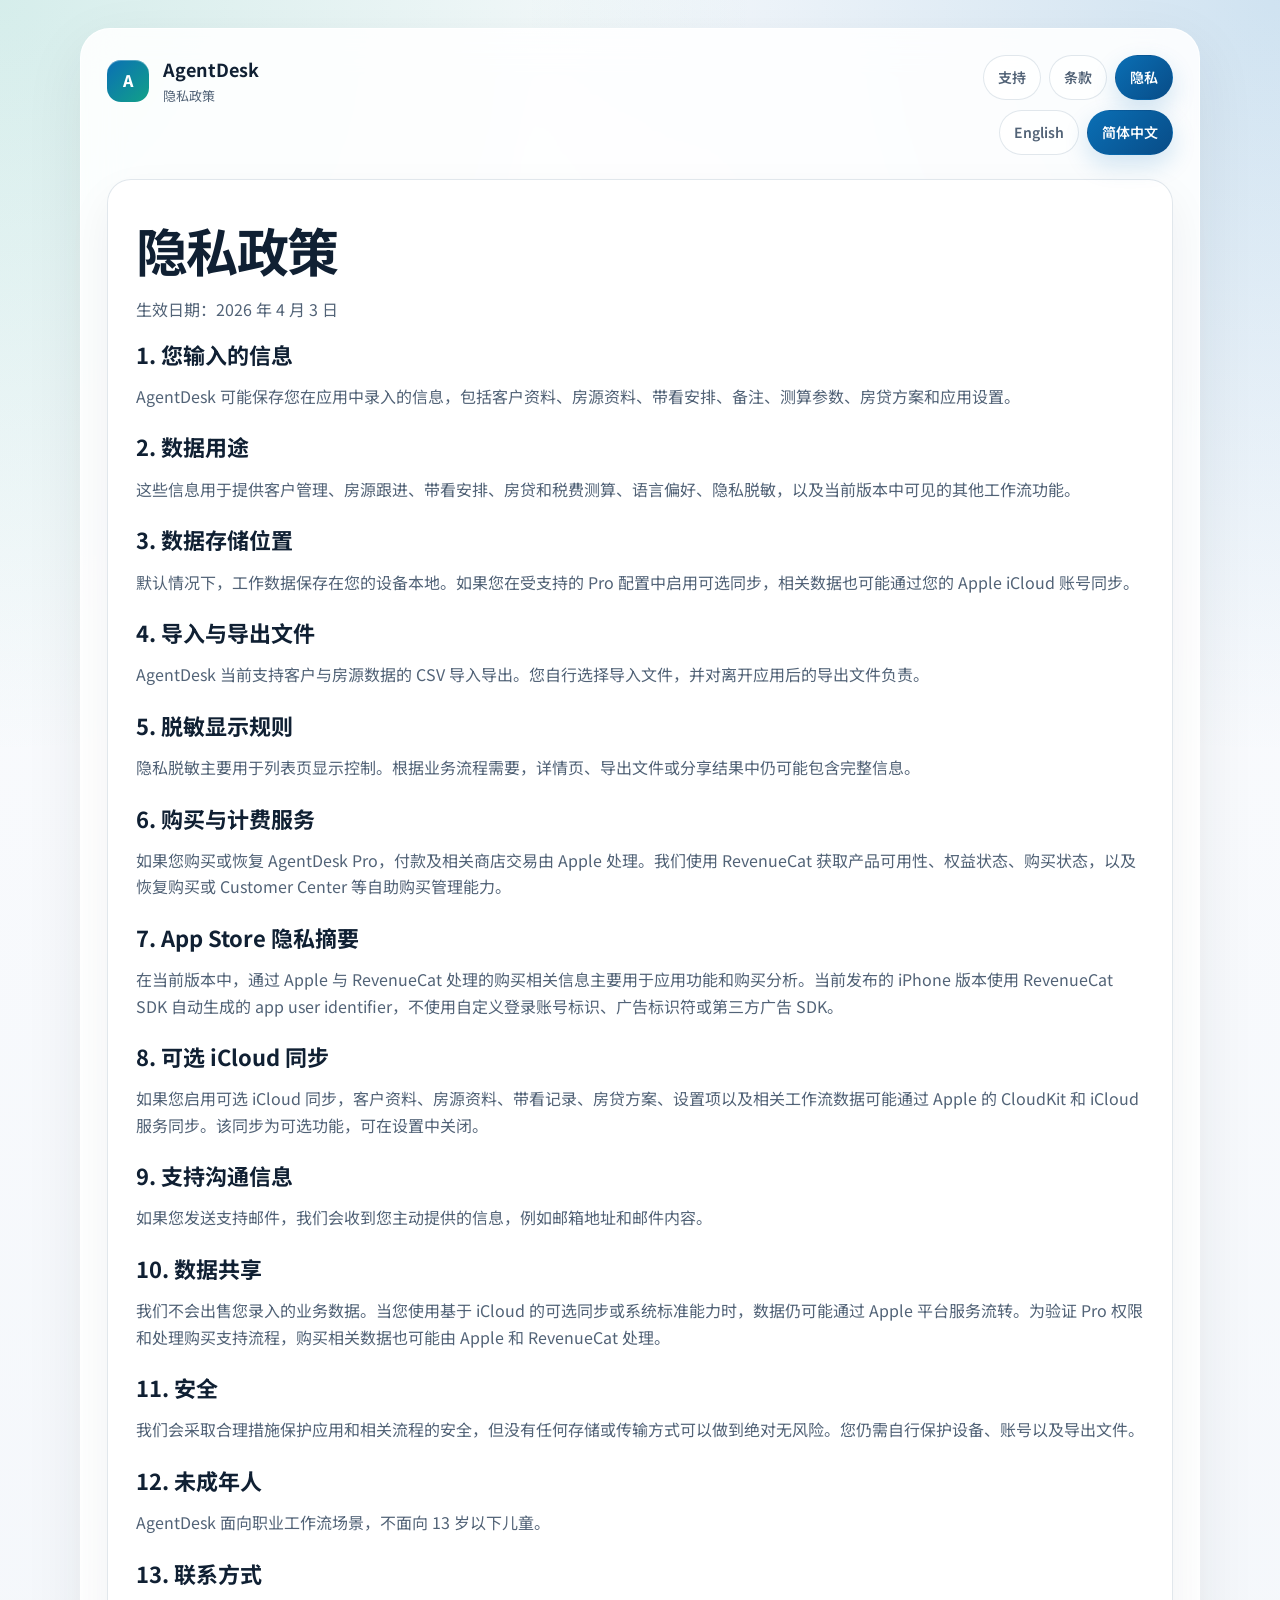
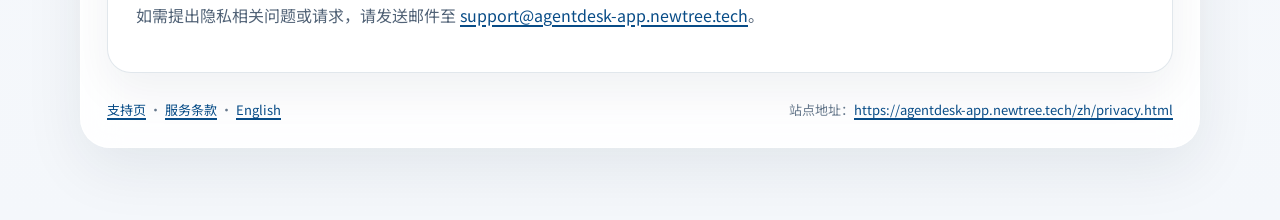
<file: docs/zh/privacy.html>
<!doctype html>
<html lang="zh-CN">
<head>
  <meta charset="utf-8">
  <meta name="viewport" content="width=device-width, initial-scale=1">
  <title>AgentDesk 隐私政策</title>
  <meta name="description" content="AgentDesk 移动应用隐私政策。">
  <link rel="alternate" hreflang="en" href="https://agentdesk-app.newtree.tech/en/privacy.html">
  <link rel="alternate" hreflang="zh-Hans" href="https://agentdesk-app.newtree.tech/zh/privacy.html">
  <link rel="stylesheet" href="../assets/styles.css">
</head>
<body class="lang-zh">
  <main class="container">
    <div class="shell">
      <header class="site-header">
        <a class="brand" href="./index.html">
          <span class="brand-mark">A</span>
          <span class="brand-copy">
            <strong>AgentDesk</strong>
            <span>隐私政策</span>
          </span>
        </a>
        <div class="header-actions">
          <nav class="nav-row" aria-label="Page navigation">
            <a class="pill" href="./index.html">支持</a>
            <a class="pill" href="./terms.html">条款</a>
            <a class="pill active" href="./privacy.html">隐私</a>
          </nav>
          <nav class="nav-row" aria-label="Language switch">
            <a class="pill" href="../en/privacy.html">English</a>
            <a class="pill active" href="./privacy.html">简体中文</a>
          </nav>
        </div>
      </header>

      <article class="article">
        <h1>隐私政策</h1>
        <p>生效日期：2026 年 4 月 3 日</p>

        <h2>1. 您输入的信息</h2>
        <p>AgentDesk 可能保存您在应用中录入的信息，包括客户资料、房源资料、带看安排、备注、测算参数、房贷方案和应用设置。</p>

        <h2>2. 数据用途</h2>
        <p>这些信息用于提供客户管理、房源跟进、带看安排、房贷和税费测算、语言偏好、隐私脱敏，以及当前版本中可见的其他工作流功能。</p>

        <h2>3. 数据存储位置</h2>
        <p>默认情况下，工作数据保存在您的设备本地。如果您在受支持的 Pro 配置中启用可选同步，相关数据也可能通过您的 Apple iCloud 账号同步。</p>

        <h2>4. 导入与导出文件</h2>
        <p>AgentDesk 当前支持客户与房源数据的 CSV 导入导出。您自行选择导入文件，并对离开应用后的导出文件负责。</p>

        <h2>5. 脱敏显示规则</h2>
        <p>隐私脱敏主要用于列表页显示控制。根据业务流程需要，详情页、导出文件或分享结果中仍可能包含完整信息。</p>

        <h2>6. 购买与计费服务</h2>
        <p>如果您购买或恢复 AgentDesk Pro，付款及相关商店交易由 Apple 处理。我们使用 RevenueCat 获取产品可用性、权益状态、购买状态，以及恢复购买或 Customer Center 等自助购买管理能力。</p>

        <h2>7. App Store 隐私摘要</h2>
        <p>在当前版本中，通过 Apple 与 RevenueCat 处理的购买相关信息主要用于应用功能和购买分析。当前发布的 iPhone 版本使用 RevenueCat SDK 自动生成的 app user identifier，不使用自定义登录账号标识、广告标识符或第三方广告 SDK。</p>

        <h2>8. 可选 iCloud 同步</h2>
        <p>如果您启用可选 iCloud 同步，客户资料、房源资料、带看记录、房贷方案、设置项以及相关工作流数据可能通过 Apple 的 CloudKit 和 iCloud 服务同步。该同步为可选功能，可在设置中关闭。</p>

        <h2>9. 支持沟通信息</h2>
        <p>如果您发送支持邮件，我们会收到您主动提供的信息，例如邮箱地址和邮件内容。</p>

        <h2>10. 数据共享</h2>
        <p>我们不会出售您录入的业务数据。当您使用基于 iCloud 的可选同步或系统标准能力时，数据仍可能通过 Apple 平台服务流转。为验证 Pro 权限和处理购买支持流程，购买相关数据也可能由 Apple 和 RevenueCat 处理。</p>

        <h2>11. 安全</h2>
        <p>我们会采取合理措施保护应用和相关流程的安全，但没有任何存储或传输方式可以做到绝对无风险。您仍需自行保护设备、账号以及导出文件。</p>

        <h2>12. 未成年人</h2>
        <p>AgentDesk 面向职业工作流场景，不面向 13 岁以下儿童。</p>

        <h2>13. 联系方式</h2>
        <p>如需提出隐私相关问题或请求，请发送邮件至 <a href="mailto:support@agentdesk-app.newtree.tech">support@agentdesk-app.newtree.tech</a>。</p>
      </article>

      <footer class="site-footer">
        <span><a href="./index.html">支持页</a> · <a href="./terms.html">服务条款</a> · <a href="../en/privacy.html">English</a></span>
        <span>站点地址：<a href="https://agentdesk-app.newtree.tech/zh/privacy.html">https://agentdesk-app.newtree.tech/zh/privacy.html</a></span>
      </footer>
    </div>
  </main>
</body>
</html>
</file>
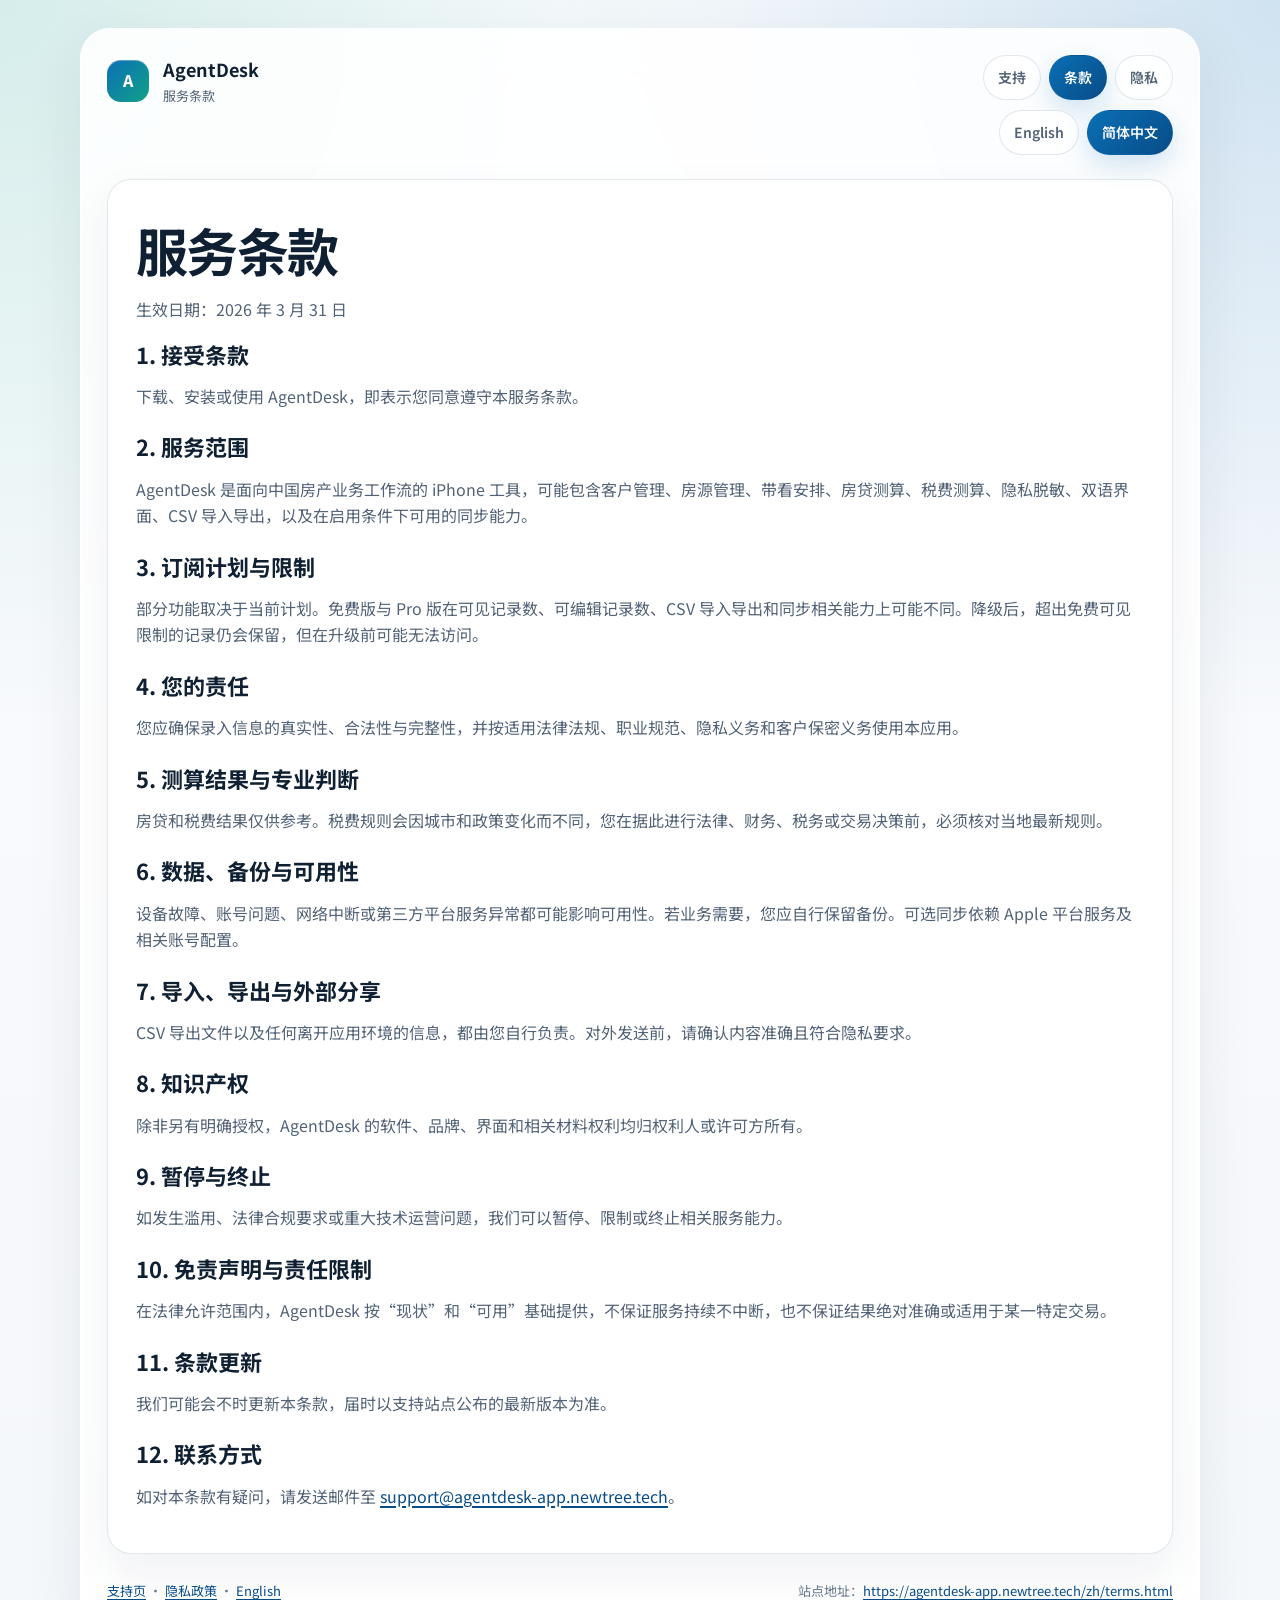
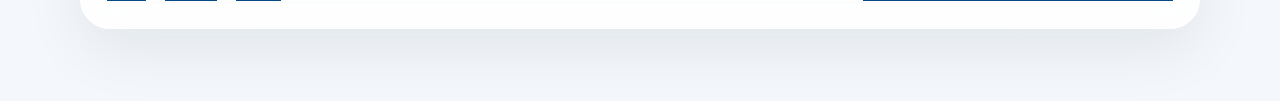
<file: docs/zh/terms.html>
<!doctype html>
<html lang="zh-CN">
<head>
  <meta charset="utf-8">
  <meta name="viewport" content="width=device-width, initial-scale=1">
  <title>AgentDesk 服务条款</title>
  <meta name="description" content="AgentDesk 移动应用服务条款。">
  <link rel="alternate" hreflang="en" href="https://agentdesk-app.newtree.tech/en/terms.html">
  <link rel="alternate" hreflang="zh-Hans" href="https://agentdesk-app.newtree.tech/zh/terms.html">
  <link rel="stylesheet" href="../assets/styles.css">
</head>
<body class="lang-zh">
  <main class="container">
    <div class="shell">
      <header class="site-header">
        <a class="brand" href="./index.html">
          <span class="brand-mark">A</span>
          <span class="brand-copy">
            <strong>AgentDesk</strong>
            <span>服务条款</span>
          </span>
        </a>
        <div class="header-actions">
          <nav class="nav-row" aria-label="Page navigation">
            <a class="pill" href="./index.html">支持</a>
            <a class="pill active" href="./terms.html">条款</a>
            <a class="pill" href="./privacy.html">隐私</a>
          </nav>
          <nav class="nav-row" aria-label="Language switch">
            <a class="pill" href="../en/terms.html">English</a>
            <a class="pill active" href="./terms.html">简体中文</a>
          </nav>
        </div>
      </header>

      <article class="article">
        <h1>服务条款</h1>
        <p>生效日期：2026 年 3 月 31 日</p>

        <h2>1. 接受条款</h2>
        <p>下载、安装或使用 AgentDesk，即表示您同意遵守本服务条款。</p>

        <h2>2. 服务范围</h2>
        <p>AgentDesk 是面向中国房产业务工作流的 iPhone 工具，可能包含客户管理、房源管理、带看安排、房贷测算、税费测算、隐私脱敏、双语界面、CSV 导入导出，以及在启用条件下可用的同步能力。</p>

        <h2>3. 订阅计划与限制</h2>
        <p>部分功能取决于当前计划。免费版与 Pro 版在可见记录数、可编辑记录数、CSV 导入导出和同步相关能力上可能不同。降级后，超出免费可见限制的记录仍会保留，但在升级前可能无法访问。</p>

        <h2>4. 您的责任</h2>
        <p>您应确保录入信息的真实性、合法性与完整性，并按适用法律法规、职业规范、隐私义务和客户保密义务使用本应用。</p>

        <h2>5. 测算结果与专业判断</h2>
        <p>房贷和税费结果仅供参考。税费规则会因城市和政策变化而不同，您在据此进行法律、财务、税务或交易决策前，必须核对当地最新规则。</p>

        <h2>6. 数据、备份与可用性</h2>
        <p>设备故障、账号问题、网络中断或第三方平台服务异常都可能影响可用性。若业务需要，您应自行保留备份。可选同步依赖 Apple 平台服务及相关账号配置。</p>

        <h2>7. 导入、导出与外部分享</h2>
        <p>CSV 导出文件以及任何离开应用环境的信息，都由您自行负责。对外发送前，请确认内容准确且符合隐私要求。</p>

        <h2>8. 知识产权</h2>
        <p>除非另有明确授权，AgentDesk 的软件、品牌、界面和相关材料权利均归权利人或许可方所有。</p>

        <h2>9. 暂停与终止</h2>
        <p>如发生滥用、法律合规要求或重大技术运营问题，我们可以暂停、限制或终止相关服务能力。</p>

        <h2>10. 免责声明与责任限制</h2>
        <p>在法律允许范围内，AgentDesk 按“现状”和“可用”基础提供，不保证服务持续不中断，也不保证结果绝对准确或适用于某一特定交易。</p>

        <h2>11. 条款更新</h2>
        <p>我们可能会不时更新本条款，届时以支持站点公布的最新版本为准。</p>

        <h2>12. 联系方式</h2>
        <p>如对本条款有疑问，请发送邮件至 <a href="mailto:support@agentdesk-app.newtree.tech">support@agentdesk-app.newtree.tech</a>。</p>
      </article>

      <footer class="site-footer">
        <span><a href="./index.html">支持页</a> · <a href="./privacy.html">隐私政策</a> · <a href="../en/terms.html">English</a></span>
        <span>站点地址：<a href="https://agentdesk-app.newtree.tech/zh/terms.html">https://agentdesk-app.newtree.tech/zh/terms.html</a></span>
      </footer>
    </div>
  </main>
</body>
</html>
</file>
<file: docs/assets/styles.css>
@import url('https://fonts.googleapis.com/css2?family=Fraunces:wght@600;700&family=Manrope:wght@400;500;600;700;800&family=Noto+Sans+SC:wght@400;500;700&display=swap');

:root {
  --bg: #f4f7fb;
  --bg-strong: #e8f0fb;
  --surface: rgba(255, 255, 255, 0.88);
  --surface-strong: #ffffff;
  --border: rgba(12, 60, 96, 0.12);
  --text: #102033;
  --muted: #526377;
  --brand: #0a6fb5;
  --brand-strong: #084c87;
  --accent: #12a188;
  --warm: #f29d52;
  --shadow: 0 20px 60px rgba(16, 32, 51, 0.08);
  --radius-xl: 24px;
  --radius-lg: 18px;
  --radius-md: 14px;
}

* {
  box-sizing: border-box;
}

html {
  scroll-behavior: smooth;
}

body {
  margin: 0;
  color: var(--text);
  font-family: 'Manrope', 'Noto Sans SC', 'PingFang SC', 'Hiragino Sans GB', sans-serif;
  background:
    radial-gradient(circle at top left, rgba(18, 161, 136, 0.16), transparent 34%),
    radial-gradient(circle at top right, rgba(10, 111, 181, 0.18), transparent 34%),
    linear-gradient(180deg, #fbfcfe 0%, var(--bg) 100%);
  line-height: 1.65;
}

body.lang-zh {
  font-family: 'Noto Sans SC', 'Manrope', 'PingFang SC', 'Hiragino Sans GB', sans-serif;
}

img {
  max-width: 100%;
  display: block;
}

a {
  color: var(--brand-strong);
  text-decoration-thickness: 1.5px;
  text-underline-offset: 3px;
}

p,
li {
  color: var(--muted);
}

.container {
  width: min(1120px, calc(100% - 32px));
  margin: 0 auto;
  padding: 28px 0 72px;
}

.shell {
  background: var(--surface);
  backdrop-filter: blur(18px);
  border: 1px solid rgba(255, 255, 255, 0.8);
  border-radius: 30px;
  box-shadow: var(--shadow);
  padding: 26px;
}

.site-header {
  display: flex;
  align-items: flex-start;
  justify-content: space-between;
  gap: 18px;
  margin-bottom: 24px;
}

.brand {
  display: inline-flex;
  align-items: center;
  gap: 14px;
  color: var(--text);
  text-decoration: none;
}

.brand-mark {
  width: 42px;
  height: 42px;
  border-radius: 14px;
  display: grid;
  place-items: center;
  color: #fff;
  font-weight: 800;
  letter-spacing: 0.03em;
  background: linear-gradient(135deg, var(--brand), var(--accent));
  box-shadow: inset 0 1px 0 rgba(255, 255, 255, 0.3);
}

.brand-copy strong {
  display: block;
  font-size: 18px;
}

.brand-copy span {
  display: block;
  font-size: 13px;
  color: var(--muted);
}

.header-actions {
  display: flex;
  flex-direction: column;
  gap: 10px;
  align-items: flex-end;
}

.nav-row {
  display: flex;
  gap: 8px;
  flex-wrap: wrap;
  justify-content: flex-end;
}

.pill {
  display: inline-flex;
  align-items: center;
  justify-content: center;
  min-height: 42px;
  padding: 10px 14px;
  border-radius: 999px;
  border: 1px solid var(--border);
  background: rgba(255, 255, 255, 0.76);
  color: var(--muted);
  text-decoration: none;
  font-size: 14px;
  font-weight: 600;
}

.pill:hover,
.pill:focus-visible {
  border-color: rgba(10, 111, 181, 0.3);
  color: var(--brand-strong);
  outline: none;
}

.pill.active {
  color: #fff;
  background: linear-gradient(135deg, var(--brand), var(--brand-strong));
  border-color: transparent;
  box-shadow: 0 10px 24px rgba(10, 111, 181, 0.18);
}

.hero {
  display: grid;
  grid-template-columns: minmax(0, 1.6fr) minmax(280px, 0.9fr);
  gap: 18px;
  margin-bottom: 18px;
}

.hero-main,
.hero-side,
.panel,
.article {
  border-radius: var(--radius-xl);
  border: 1px solid var(--border);
  background: var(--surface-strong);
  box-shadow: 0 18px 45px rgba(16, 32, 51, 0.06);
}

.hero-main {
  padding: 30px;
}

.kicker {
  display: inline-flex;
  align-items: center;
  gap: 8px;
  padding: 8px 12px;
  border-radius: 999px;
  background: rgba(18, 161, 136, 0.12);
  color: #0f7563;
  font-size: 12px;
  font-weight: 800;
  letter-spacing: 0.06em;
  text-transform: uppercase;
}

h1,
.article h1 {
  margin: 18px 0 12px;
  font-family: 'Fraunces', 'Noto Sans SC', serif;
  font-size: clamp(34px, 5vw, 52px);
  line-height: 1.04;
  letter-spacing: -0.03em;
}

.hero-main p {
  margin: 0 0 12px;
  font-size: 17px;
}

.hero-actions {
  display: flex;
  flex-wrap: wrap;
  gap: 12px;
  margin-top: 22px;
}

.button-link {
  display: inline-flex;
  align-items: center;
  justify-content: center;
  min-height: 48px;
  padding: 12px 16px;
  border-radius: 14px;
  text-decoration: none;
  font-weight: 700;
}

.button-link.primary {
  color: #fff;
  background: linear-gradient(135deg, var(--brand), var(--brand-strong));
  box-shadow: 0 12px 30px rgba(10, 111, 181, 0.22);
}

.button-link.secondary {
  color: var(--brand-strong);
  background: rgba(10, 111, 181, 0.08);
}

.hero-side {
  padding: 24px;
  display: grid;
  gap: 14px;
  align-content: start;
}

.meta-block {
  padding: 14px 16px;
  border-radius: var(--radius-lg);
  background: linear-gradient(180deg, #f8fbff 0%, #eef6ff 100%);
  border: 1px solid rgba(10, 111, 181, 0.08);
}

.meta-block strong {
  display: block;
  margin-bottom: 4px;
  font-size: 14px;
}

.grid {
  display: grid;
  gap: 18px;
  grid-template-columns: repeat(auto-fit, minmax(240px, 1fr));
  margin-bottom: 18px;
}

.panel {
  padding: 24px;
}

.panel h2,
.article h2 {
  margin: 0 0 12px;
  font-size: 22px;
  line-height: 1.2;
}

.article {
  padding: 28px;
  margin-bottom: 18px;
}

.article h2 {
  margin-top: 24px;
}

.article h2:first-of-type {
  margin-top: 18px;
}

.article ul,
.article ol,
.panel ul,
.panel ol {
  margin: 0;
  padding-left: 20px;
}

.info-list,
.step-list,
.link-list {
  display: grid;
  gap: 12px;
}

.step-list li,
.info-list li,
.link-list li {
  padding: 12px 14px;
  border-radius: var(--radius-md);
  border: 1px solid rgba(12, 60, 96, 0.08);
  background: #f8fbff;
}

.checklist {
  display: grid;
  gap: 10px;
}

.checklist p,
.faq-item p,
.meta-block p,
.note {
  margin: 0;
}

.callout {
  padding: 16px 18px;
  border-radius: var(--radius-lg);
  border: 1px solid rgba(242, 157, 82, 0.25);
  background: linear-gradient(180deg, rgba(242, 157, 82, 0.12), rgba(242, 157, 82, 0.05));
}

.callout strong {
  display: block;
  margin-bottom: 6px;
}

.faq {
  display: grid;
  gap: 12px;
}

.faq-item {
  padding: 16px 18px;
  border-radius: var(--radius-lg);
  border: 1px solid rgba(12, 60, 96, 0.08);
  background: linear-gradient(180deg, #ffffff 0%, #f9fbfe 100%);
}

.faq-item strong {
  display: block;
  margin-bottom: 6px;
}

.site-footer {
  display: flex;
  justify-content: space-between;
  gap: 16px;
  flex-wrap: wrap;
  padding-top: 8px;
  color: #66788c;
  font-size: 13px;
}

.hero-links,
.inline-links {
  display: flex;
  flex-wrap: wrap;
  gap: 10px 14px;
}

.hero-links a,
.inline-links a {
  font-weight: 700;
}

@media (max-width: 900px) {
  .hero {
    grid-template-columns: 1fr;
  }

  .site-header,
  .header-actions {
    align-items: stretch;
  }

  .site-header {
    flex-direction: column;
  }

  .nav-row {
    justify-content: flex-start;
  }
}

@media (max-width: 640px) {
  .container {
    width: min(100% - 20px, 1120px);
    padding: 12px 0 44px;
  }

  .shell,
  .article,
  .hero-main,
  .hero-side,
  .panel {
    padding: 20px;
  }

  h1,
  .article h1 {
    font-size: 32px;
  }

  .pill,
  .button-link {
    width: 100%;
  }

  .hero-actions,
  .hero-links,
  .inline-links {
    flex-direction: column;
  }
}
</file>
